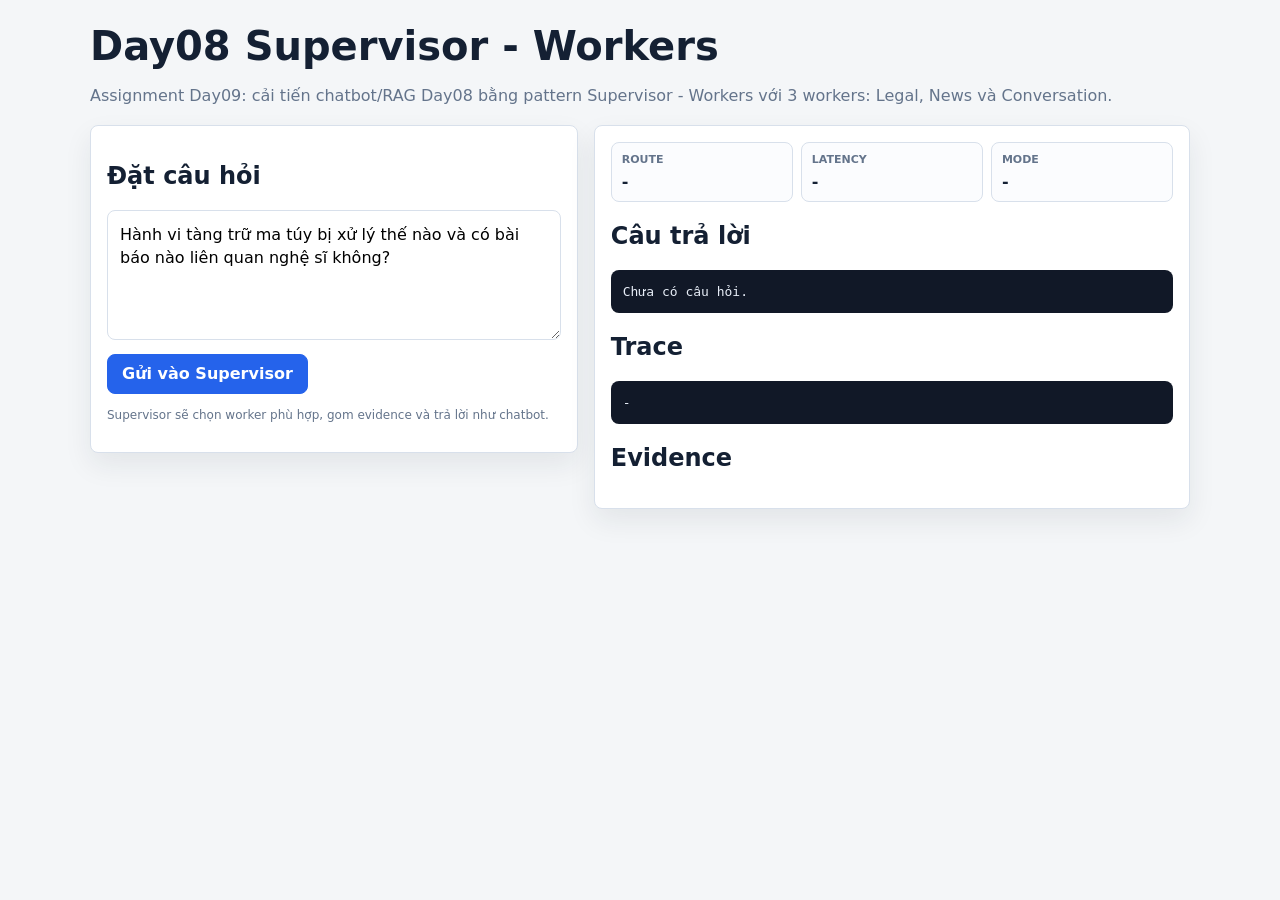
<file: Lab_Assignment/static/index.html>
<!doctype html>
<html lang="vi">
<head>
  <meta charset="utf-8">
  <meta name="viewport" content="width=device-width, initial-scale=1">
  <title>Day08 Supervisor - Workers</title>
  <style>
    * { box-sizing: border-box; }
    body { margin: 0; font-family: Inter, system-ui, -apple-system, BlinkMacSystemFont, "Segoe UI", sans-serif; background: #f4f6f8; color: #142033; }
    main { width: min(1100px, calc(100vw - 28px)); margin: 0 auto; padding: 24px 0 36px; }
    h1 { margin: 0 0 8px; font-size: clamp(28px, 4vw, 40px); line-height: 1.1; letter-spacing: 0; }
    p { color: #64748b; line-height: 1.55; }
    .grid { display: grid; grid-template-columns: 0.9fr 1.1fr; gap: 16px; align-items: start; }
    .panel { background: #fff; border: 1px solid #d8e0eb; border-radius: 8px; box-shadow: 0 12px 28px rgba(20, 32, 51, 0.08); padding: 16px; }
    textarea { width: 100%; min-height: 130px; resize: vertical; border: 1px solid #d8e0eb; border-radius: 8px; padding: 12px; font: inherit; line-height: 1.45; }
    button { min-height: 40px; margin-top: 10px; border: 1px solid #2563eb; border-radius: 8px; background: #2563eb; color: #fff; padding: 0 14px; font: inherit; font-weight: 750; cursor: pointer; }
    .meta { display: grid; grid-template-columns: repeat(3, minmax(0, 1fr)); gap: 8px; margin-bottom: 12px; }
    .metric { border: 1px solid #d8e0eb; border-radius: 8px; padding: 10px; background: #fbfcfe; }
    .metric span { display: block; color: #64748b; font-size: 11px; font-weight: 800; text-transform: uppercase; }
    .metric strong { display: block; margin-top: 6px; overflow-wrap: anywhere; }
    pre { white-space: pre-wrap; overflow-wrap: anywhere; background: #111827; color: #e7edf7; border-radius: 8px; padding: 12px; line-height: 1.5; }
    .evidence { display: grid; gap: 8px; margin-top: 10px; }
    .card { border: 1px solid #d8e0eb; border-radius: 8px; padding: 10px; background: #fbfcfe; }
    .card strong { display: block; margin-bottom: 4px; }
    .small { font-size: 12px; color: #64748b; }
    @media (max-width: 860px) { .grid, .meta { grid-template-columns: 1fr; } }
  </style>
</head>
<body>
  <main>
    <h1>Day08 Supervisor - Workers</h1>
    <p>Assignment Day09: cải tiến chatbot/RAG Day08 bằng pattern Supervisor - Workers với 3 workers: Legal, News và Conversation.</p>
    <section class="grid">
      <div class="panel">
        <h2>Đặt câu hỏi</h2>
        <textarea id="question">Hành vi tàng trữ ma túy bị xử lý thế nào và có bài báo nào liên quan nghệ sĩ không?</textarea>
        <button id="send">Gửi vào Supervisor</button>
        <p class="small">Supervisor sẽ chọn worker phù hợp, gom evidence và trả lời như chatbot.</p>
      </div>
      <div class="panel">
        <div class="meta">
          <div class="metric"><span>Route</span><strong id="route">-</strong></div>
          <div class="metric"><span>Latency</span><strong id="latency">-</strong></div>
          <div class="metric"><span>Mode</span><strong id="mode">-</strong></div>
        </div>
        <h2>Câu trả lời</h2>
        <pre id="answer">Chưa có câu hỏi.</pre>
        <h2>Trace</h2>
        <pre id="trace">-</pre>
        <h2>Evidence</h2>
        <div class="evidence" id="evidence"></div>
      </div>
    </section>
  </main>
  <script>
    const question = document.querySelector("#question");
    const send = document.querySelector("#send");
    const answer = document.querySelector("#answer");
    const trace = document.querySelector("#trace");
    const route = document.querySelector("#route");
    const latency = document.querySelector("#latency");
    const mode = document.querySelector("#mode");
    const evidence = document.querySelector("#evidence");

    send.addEventListener("click", async () => {
      send.disabled = true;
      send.textContent = "Đang xử lý...";
      answer.textContent = "Supervisor đang gọi workers...";
      evidence.innerHTML = "";
      try {
        const res = await fetch("/api/ask", {
          method: "POST",
          headers: {"Content-Type": "application/json"},
          body: JSON.stringify({question: question.value, top_k: 4})
        });
        const data = await res.json();
        route.textContent = data.route.join(", ");
        latency.textContent = `${data.latency_ms} ms`;
        mode.textContent = `${data.mode} / ${data.model}`;
        answer.textContent = data.answer;
        trace.textContent = data.trace.map((item) => `- ${item}`).join("\\n");
        evidence.innerHTML = data.evidence.map((item) => {
          const src = item.url || item.source_pdf || item.path;
          return `<div class="card"><strong>[${item.worker}] ${item.title}</strong><div class="small">${item.source_type} | score=${item.score} | ${src}</div></div>`;
        }).join("");
      } catch (error) {
        answer.textContent = String(error);
      } finally {
        send.disabled = false;
        send.textContent = "Gửi vào Supervisor";
      }
    });
  </script>
</body>
</html>
</file>
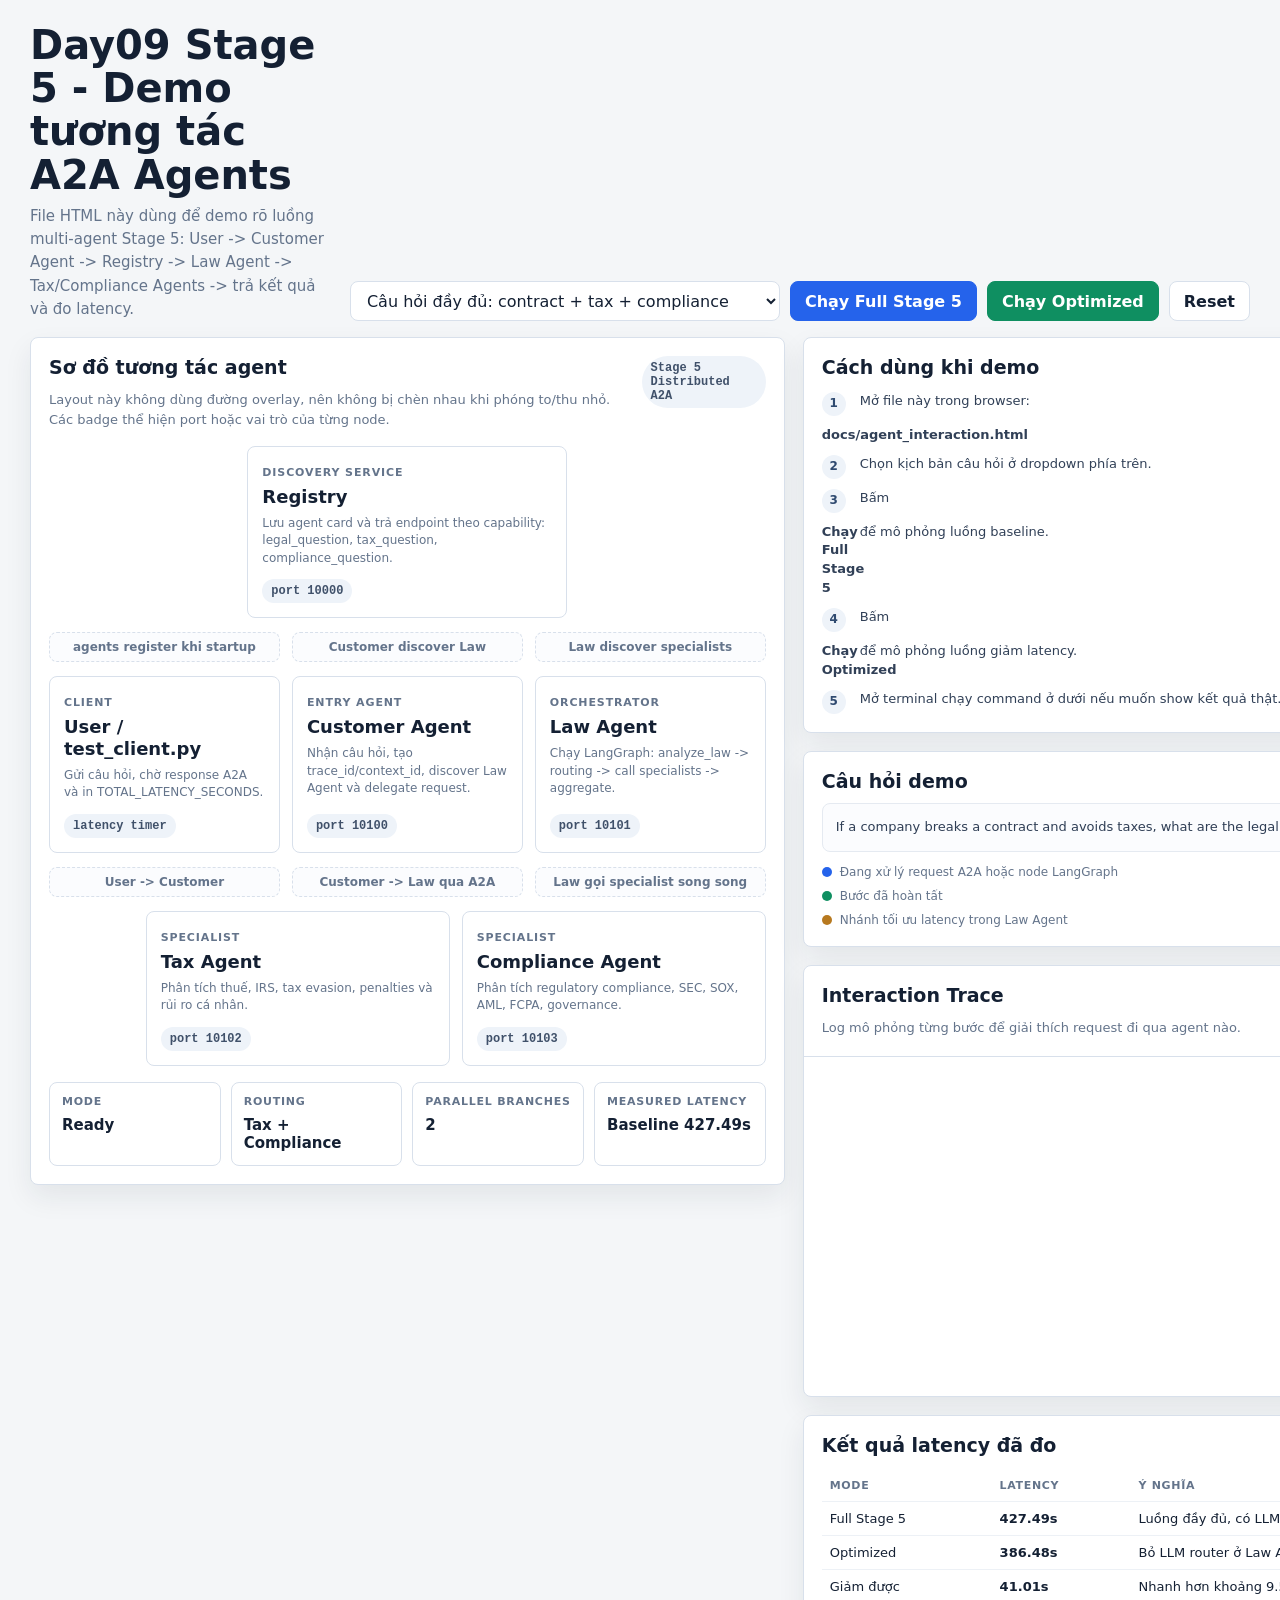
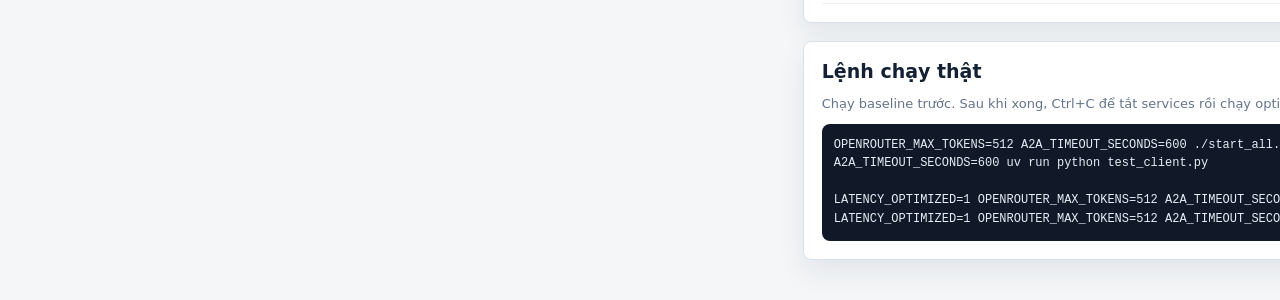
<file: docs/agent_interaction.html>
<!doctype html>
<html lang="vi">
<head>
  <meta charset="utf-8">
  <meta name="viewport" content="width=device-width, initial-scale=1">
  <title>Day09 Stage 5 - A2A Agent Interaction Demo</title>
  <style>
    :root {
      --bg: #f4f6f8;
      --panel: #ffffff;
      --ink: #142033;
      --muted: #64748b;
      --line: #d8e0eb;
      --soft: #eef3f9;
      --blue: #2563eb;
      --green: #0f8f61;
      --amber: #b7791f;
      --shadow: 0 12px 28px rgba(20, 32, 51, 0.08);
    }

    * { box-sizing: border-box; }

    body {
      margin: 0;
      background: var(--bg);
      color: var(--ink);
      font-family: Inter, ui-sans-serif, system-ui, -apple-system, BlinkMacSystemFont, "Segoe UI", sans-serif;
    }

    main {
      width: min(1220px, calc(100vw - 32px));
      margin: 0 auto;
      padding: 24px 0 40px;
    }

    header {
      display: grid;
      grid-template-columns: minmax(0, 1fr) auto;
      gap: 16px;
      align-items: end;
      margin-bottom: 16px;
    }

    h1 {
      margin: 0 0 8px;
      font-size: clamp(28px, 4vw, 40px);
      line-height: 1.08;
      letter-spacing: 0;
    }

    .subtitle {
      max-width: 830px;
      margin: 0;
      color: var(--muted);
      font-size: 15px;
      line-height: 1.55;
    }

    .toolbar {
      display: flex;
      flex-wrap: wrap;
      gap: 10px;
      justify-content: flex-end;
    }

    button,
    select {
      min-height: 40px;
      border: 1px solid var(--line);
      border-radius: 8px;
      background: #fff;
      color: var(--ink);
      font: inherit;
    }

    button {
      padding: 0 14px;
      cursor: pointer;
      font-weight: 750;
      white-space: nowrap;
    }

    button.primary { border-color: var(--blue); background: var(--blue); color: #fff; }
    button.fast { border-color: var(--green); background: var(--green); color: #fff; }

    select {
      min-width: min(100%, 280px);
      padding: 0 34px 0 12px;
    }

    .layout {
      display: grid;
      grid-template-columns: minmax(0, 1.35fr) minmax(320px, 0.8fr);
      gap: 18px;
      align-items: start;
    }

    .panel {
      background: var(--panel);
      border: 1px solid var(--line);
      border-radius: 8px;
      box-shadow: var(--shadow);
    }

    .section { padding: 18px; }

    h2 {
      margin: 0 0 10px;
      font-size: 19px;
      line-height: 1.25;
      letter-spacing: 0;
    }

    .note {
      margin: 0;
      color: var(--muted);
      font-size: 13px;
      line-height: 1.55;
    }

    .demo-board {
      padding: 18px;
    }

    .board-head {
      display: flex;
      justify-content: space-between;
      gap: 12px;
      align-items: flex-start;
      margin-bottom: 16px;
    }

    .badge {
      display: inline-flex;
      align-items: center;
      width: max-content;
      max-width: 100%;
      padding: 5px 9px;
      border-radius: 999px;
      background: var(--soft);
      color: #40516a;
      font-family: ui-monospace, SFMono-Regular, Menlo, Monaco, Consolas, monospace;
      font-size: 12px;
      font-weight: 750;
      overflow-wrap: anywhere;
    }

    .flow {
      display: grid;
      gap: 14px;
    }

    .flow-row {
      display: grid;
      grid-template-columns: repeat(3, minmax(0, 1fr));
      gap: 12px;
      align-items: stretch;
    }

    .flow-row.two {
      grid-template-columns: minmax(0, 1fr) minmax(0, 1fr);
      max-width: 620px;
      margin-left: auto;
    }

    .flow-row.single {
      grid-template-columns: minmax(0, 1fr);
      max-width: 320px;
      margin: 0 auto;
    }

    .connector {
      display: grid;
      grid-template-columns: repeat(3, minmax(0, 1fr));
      gap: 12px;
      align-items: center;
      color: var(--muted);
      font-size: 12px;
      font-weight: 750;
      text-align: center;
    }

    .connector span {
      min-height: 30px;
      display: grid;
      place-items: center;
      padding: 5px 8px;
      border: 1px dashed var(--line);
      border-radius: 8px;
      background: #fbfcfe;
    }

    .agent {
      min-width: 0;
      min-height: 150px;
      padding: 14px;
      border: 1px solid var(--line);
      border-radius: 8px;
      background: #fff;
      display: flex;
      flex-direction: column;
      justify-content: space-between;
      gap: 12px;
      transition: border-color 160ms ease, box-shadow 160ms ease, transform 160ms ease;
    }

    .agent.active {
      border-color: var(--blue);
      box-shadow: 0 0 0 4px rgba(37, 99, 235, 0.13);
      transform: translateY(-2px);
    }

    .agent.done { border-color: rgba(15, 143, 97, 0.72); }
    .agent.optimized { border-color: rgba(183, 121, 31, 0.86); box-shadow: 0 0 0 4px rgba(183, 121, 31, 0.13); }

    .role {
      color: var(--muted);
      font-size: 11px;
      font-weight: 850;
      letter-spacing: 0.08em;
      text-transform: uppercase;
    }

    .agent h3 {
      margin: 6px 0 7px;
      font-size: 18px;
      line-height: 1.22;
      letter-spacing: 0;
    }

    .agent p {
      margin: 0;
      color: var(--muted);
      font-size: 12px;
      line-height: 1.45;
    }

    .metrics {
      display: grid;
      grid-template-columns: repeat(4, minmax(0, 1fr));
      gap: 10px;
      margin-top: 16px;
    }

    .metric {
      min-height: 82px;
      padding: 12px;
      border: 1px solid var(--line);
      border-radius: 8px;
      background: #fff;
    }

    .metric span {
      display: block;
      color: var(--muted);
      font-size: 11px;
      font-weight: 850;
      letter-spacing: 0.07em;
      text-transform: uppercase;
    }

    .metric strong {
      display: block;
      margin-top: 8px;
      font-size: 15px;
      line-height: 1.25;
      overflow-wrap: anywhere;
    }

    .side { display: grid; gap: 18px; }

    .steps {
      display: grid;
      gap: 10px;
      margin: 12px 0 0;
      padding: 0;
      list-style: none;
      counter-reset: guide;
    }

    .steps li {
      display: grid;
      grid-template-columns: 28px minmax(0, 1fr);
      gap: 10px;
      color: #314057;
      font-size: 13px;
      line-height: 1.45;
    }

    .steps li::before {
      counter-increment: guide;
      content: counter(guide);
      display: grid;
      place-items: center;
      width: 24px;
      height: 24px;
      border-radius: 999px;
      background: var(--soft);
      color: #2f4a70;
      font-size: 12px;
      font-weight: 850;
    }

    .question {
      margin: 0;
      padding: 13px;
      border: 1px solid #e5eaf1;
      border-radius: 8px;
      background: #fbfcfe;
      color: #2f3e55;
      font-size: 13px;
      line-height: 1.55;
      overflow-wrap: anywhere;
    }

    .legend {
      display: grid;
      gap: 8px;
      margin-top: 12px;
    }

    .legend div {
      display: flex;
      gap: 8px;
      align-items: center;
      color: var(--muted);
      font-size: 12px;
      line-height: 1.35;
    }

    .dot { flex: 0 0 auto; width: 10px; height: 10px; border-radius: 999px; background: var(--line); }
    .dot.blue { background: var(--blue); }
    .dot.green { background: var(--green); }
    .dot.amber { background: var(--amber); }

    .trace-head {
      display: flex;
      justify-content: space-between;
      gap: 12px;
      align-items: flex-start;
    }

    .trace {
      height: 340px;
      overflow: auto;
      margin: 0;
      padding: 0;
      list-style: none;
      border-top: 1px solid var(--line);
    }

    .trace li {
      display: grid;
      grid-template-columns: 40px minmax(0, 1fr);
      gap: 10px;
      padding: 11px 18px;
      border-bottom: 1px solid #edf1f6;
      font-size: 13px;
      line-height: 1.45;
    }

    .trace .num {
      color: var(--muted);
      font-family: ui-monospace, SFMono-Regular, Menlo, Monaco, Consolas, monospace;
      font-weight: 850;
    }

    .trace strong { display: block; margin-bottom: 3px; color: var(--ink); font-size: 13px; }

    .latency-table {
      width: 100%;
      margin-top: 12px;
      border-collapse: collapse;
      font-size: 13px;
    }

    .latency-table th,
    .latency-table td {
      padding: 9px 8px;
      border-bottom: 1px solid #edf1f6;
      text-align: left;
      vertical-align: top;
    }

    .latency-table th {
      color: var(--muted);
      font-size: 11px;
      letter-spacing: 0.06em;
      text-transform: uppercase;
    }

    .cmd {
      display: block;
      margin-top: 10px;
      padding: 12px;
      border-radius: 8px;
      background: #111827;
      color: #e7edf7;
      font-family: ui-monospace, SFMono-Regular, Menlo, Monaco, Consolas, monospace;
      font-size: 12px;
      line-height: 1.55;
      overflow-x: auto;
      white-space: pre;
    }

    @media (max-width: 1050px) {
      header,
      .layout { grid-template-columns: 1fr; }
      .toolbar { justify-content: stretch; }
      button, select { flex: 1 1 190px; }
    }

    @media (max-width: 760px) {
      main { width: min(100vw - 20px, 1220px); padding-top: 18px; }
      .board-head,
      .trace-head { display: grid; grid-template-columns: 1fr; }
      .flow-row,
      .flow-row.two,
      .flow-row.single,
      .connector { grid-template-columns: 1fr; max-width: none; margin: 0; }
      .connector span::before { content: "↓ "; }
      .metrics { grid-template-columns: 1fr 1fr; }
    }
  </style>
</head>
<body>
  <main>
    <header>
      <div>
        <h1>Day09 Stage 5 - Demo tương tác A2A Agents</h1>
        <p class="subtitle">
          File HTML này dùng để demo rõ luồng multi-agent Stage 5: User -> Customer Agent -> Registry -> Law Agent -> Tax/Compliance Agents -> trả kết quả và đo latency.
        </p>
      </div>
      <div class="toolbar">
        <select id="scenario" aria-label="Chọn kịch bản demo">
          <option value="full">Câu hỏi đầy đủ: contract + tax + compliance</option>
          <option value="tax">Câu hỏi thiên về tax</option>
          <option value="compliance">Câu hỏi thiên về compliance</option>
        </select>
        <button class="primary" id="playFull" type="button">Chạy Full Stage 5</button>
        <button class="fast" id="playFast" type="button">Chạy Optimized</button>
        <button id="reset" type="button">Reset</button>
      </div>
    </header>

    <section class="layout">
      <div class="panel demo-board">
        <div class="board-head">
          <div>
            <h2>Sơ đồ tương tác agent</h2>
            <p class="note">Layout này không dùng đường overlay, nên không bị chèn nhau khi phóng to/thu nhỏ. Các badge thể hiện port hoặc vai trò của từng node.</p>
          </div>
          <span class="badge">Stage 5 Distributed A2A</span>
        </div>

        <div class="flow">
          <div class="flow-row single">
            <article class="agent" data-agent="registry">
              <div><span class="role">Discovery Service</span><h3>Registry</h3><p>Lưu agent card và trả endpoint theo capability: legal_question, tax_question, compliance_question.</p></div>
              <span class="badge">port 10000</span>
            </article>
          </div>

          <div class="connector"><span>agents register khi startup</span><span>Customer discover Law</span><span>Law discover specialists</span></div>

          <div class="flow-row">
            <article class="agent" data-agent="user">
              <div><span class="role">Client</span><h3>User / test_client.py</h3><p>Gửi câu hỏi, chờ response A2A và in TOTAL_LATENCY_SECONDS.</p></div>
              <span class="badge">latency timer</span>
            </article>
            <article class="agent" data-agent="customer">
              <div><span class="role">Entry Agent</span><h3>Customer Agent</h3><p>Nhận câu hỏi, tạo trace_id/context_id, discover Law Agent và delegate request.</p></div>
              <span class="badge">port 10100</span>
            </article>
            <article class="agent" data-agent="law">
              <div><span class="role">Orchestrator</span><h3>Law Agent</h3><p>Chạy LangGraph: analyze_law -> routing -> call specialists -> aggregate.</p></div>
              <span class="badge">port 10101</span>
            </article>
          </div>

          <div class="connector"><span>User -> Customer</span><span>Customer -> Law qua A2A</span><span>Law gọi specialist song song</span></div>

          <div class="flow-row two">
            <article class="agent" data-agent="tax">
              <div><span class="role">Specialist</span><h3>Tax Agent</h3><p>Phân tích thuế, IRS, tax evasion, penalties và rủi ro cá nhân.</p></div>
              <span class="badge">port 10102</span>
            </article>
            <article class="agent" data-agent="compliance">
              <div><span class="role">Specialist</span><h3>Compliance Agent</h3><p>Phân tích regulatory compliance, SEC, SOX, AML, FCPA, governance.</p></div>
              <span class="badge">port 10103</span>
            </article>
          </div>
        </div>

        <div class="metrics">
          <div class="metric"><span>Mode</span><strong id="modeValue">Ready</strong></div>
          <div class="metric"><span>Routing</span><strong id="routingValue">Waiting</strong></div>
          <div class="metric"><span>Parallel branches</span><strong id="parallelValue">0</strong></div>
          <div class="metric"><span>Measured latency</span><strong id="latencyValue">Baseline 427.49s</strong></div>
        </div>
      </div>

      <aside class="side">
        <section class="panel section">
          <h2>Cách dùng khi demo</h2>
          <ol class="steps">
            <li>Mở file này trong browser: <strong>docs/agent_interaction.html</strong>.</li>
            <li>Chọn kịch bản câu hỏi ở dropdown phía trên.</li>
            <li>Bấm <strong>Chạy Full Stage 5</strong> để mô phỏng luồng baseline.</li>
            <li>Bấm <strong>Chạy Optimized</strong> để mô phỏng luồng giảm latency.</li>
            <li>Mở terminal chạy command ở dưới nếu muốn show kết quả thật.</li>
          </ol>
        </section>

        <section class="panel section">
          <h2>Câu hỏi demo</h2>
          <p class="question" id="questionText"></p>
          <div class="legend">
            <div><span class="dot blue"></span>Đang xử lý request A2A hoặc node LangGraph</div>
            <div><span class="dot green"></span>Bước đã hoàn tất</div>
            <div><span class="dot amber"></span>Nhánh tối ưu latency trong Law Agent</div>
          </div>
        </section>

        <section class="panel">
          <div class="section trace-head">
            <div><h2>Interaction Trace</h2><p class="note">Log mô phỏng từng bước để giải thích request đi qua agent nào.</p></div>
            <span class="badge" id="traceBadge">ready</span>
          </div>
          <ol class="trace" id="log"></ol>
        </section>

        <section class="panel section">
          <h2>Kết quả latency đã đo</h2>
          <table class="latency-table">
            <thead><tr><th>Mode</th><th>Latency</th><th>Ý nghĩa</th></tr></thead>
            <tbody>
              <tr><td>Full Stage 5</td><td><strong>427.49s</strong></td><td>Luồng đầy đủ, có LLM routing và final synthesis.</td></tr>
              <tr><td>Optimized</td><td><strong>386.48s</strong></td><td>Bỏ LLM router ở Law Agent và bỏ final synthesis LLM call.</td></tr>
              <tr><td>Giảm được</td><td><strong>41.01s</strong></td><td>Nhanh hơn khoảng 9.59% trong lần đo này.</td></tr>
            </tbody>
          </table>
        </section>

        <section class="panel section">
          <h2>Lệnh chạy thật</h2>
          <p class="note">Chạy baseline trước. Sau khi xong, Ctrl+C để tắt services rồi chạy optimized.</p>
          <code class="cmd">OPENROUTER_MAX_TOKENS=512 A2A_TIMEOUT_SECONDS=600 ./start_all.sh
A2A_TIMEOUT_SECONDS=600 uv run python test_client.py

LATENCY_OPTIMIZED=1 OPENROUTER_MAX_TOKENS=512 A2A_TIMEOUT_SECONDS=600 ./start_all.sh
LATENCY_OPTIMIZED=1 OPENROUTER_MAX_TOKENS=512 A2A_TIMEOUT_SECONDS=600 uv run python benchmark_latency.py --runs 1 --label optimized_new_key</code>
        </section>
      </aside>
    </section>
  </main>

  <script>
    const scenarios = {
      full: {
        question: "If a company breaks a contract and avoids taxes, what are the legal and regulatory consequences?",
        route: "Tax + Compliance",
        parallel: 2
      },
      tax: {
        question: "What penalties can a company face if it underreports income and avoids federal taxes?",
        route: "Tax only",
        parallel: 1
      },
      compliance: {
        question: "What compliance risks arise if a public company hides material control failures from regulators?",
        route: "Compliance only",
        parallel: 1
      }
    };

    const fullSteps = [
      ["registry", "Agents register với Registry", "Registry nhận agent card của Customer, Law, Tax và Compliance."],
      ["user", "User gửi câu hỏi", "test_client.py tạo A2A message và bắt đầu đo latency."],
      ["customer", "Customer Agent nhận request", "Tạo trace_id/context_id để theo dõi request xuyên suốt hệ thống."],
      ["registry", "Customer discover legal_question", "Registry trả endpoint của Law Agent trên port 10101."],
      ["law", "Customer delegate sang Law Agent", "Request đi qua A2A HTTP từ Customer Agent sang Law Agent."],
      ["law", "Law Agent analyze_law", "Law Agent gọi LLM để phân tích pháp lý tổng quát."],
      ["law", "Law Agent check_routing", "Baseline dùng LLM để quyết định có cần Tax/Compliance Agent không."],
      ["registry", "Law discover specialist agents", "Registry trả endpoint của Tax Agent và Compliance Agent."],
      ["tax", "Tax Agent chạy song song", "Tax Agent phân tích tax evasion, IRS, penalties."],
      ["compliance", "Compliance Agent chạy song song", "Compliance Agent phân tích regulatory compliance, SEC/SOX/AML/FCPA."],
      ["law", "Law Agent aggregate", "Tổng hợp Law + Tax + Compliance thành final answer."],
      ["customer", "Customer Agent trả kết quả", "Customer nhận final answer từ Law Agent rồi trả về test_client.py."],
      ["user", "In latency", "test_client.py in TOTAL_LATENCY_SECONDS=427.49 trong lần đo mới."]
    ];

    const optimizedSteps = [
      ["registry", "Agents register với Registry", "Kiến trúc và port vẫn giữ nguyên như Full Stage 5."],
      ["user", "User gửi câu hỏi", "Vẫn đi qua Customer Agent và A2A protocol."],
      ["customer", "Customer delegate sang Law Agent", "Không thay đổi giao tiếp distributed A2A."],
      ["law", "Law Agent analyze_law", "Vẫn giữ phân tích pháp lý chính bằng LLM."],
      ["law", "Optimized keyword routing", "LATENCY_OPTIMIZED=1 thay LLM router bằng keyword routing."],
      ["tax", "Tax Agent chạy song song", "Tax Agent vẫn được gọi nếu câu hỏi có tax keywords."],
      ["compliance", "Compliance Agent chạy song song", "Compliance Agent vẫn được gọi nếu câu hỏi có compliance keywords."],
      ["law", "Fast aggregate", "Bỏ final synthesis LLM call ở Law Agent, nối trực tiếp các section."],
      ["user", "So sánh latency", "Optimized đo được 386.48s, giảm 41.01s so với baseline."]
    ];

    const delay = 650;
    const log = document.querySelector("#log");
    const scenarioSelect = document.querySelector("#scenario");
    const questionText = document.querySelector("#questionText");
    const modeValue = document.querySelector("#modeValue");
    const routingValue = document.querySelector("#routingValue");
    const parallelValue = document.querySelector("#parallelValue");
    const latencyValue = document.querySelector("#latencyValue");
    const traceBadge = document.querySelector("#traceBadge");
    let timers = [];

    function setScenario() {
      const item = scenarios[scenarioSelect.value];
      questionText.textContent = item.question;
      routingValue.textContent = item.route;
      parallelValue.textContent = String(item.parallel);
    }

    function clearTimers() {
      timers.forEach((timer) => window.clearTimeout(timer));
      timers = [];
    }

    function reset() {
      clearTimers();
      log.innerHTML = "";
      document.querySelectorAll(".agent").forEach((node) => node.classList.remove("active", "done", "optimized"));
      modeValue.textContent = "Ready";
      latencyValue.textContent = "Baseline 427.49s";
      traceBadge.textContent = "ready";
      setScenario();
    }

    function addLog(index, title, detail) {
      const li = document.createElement("li");
      li.innerHTML = `<span class="num">${String(index).padStart(2, "0")}</span><span><strong>${title}</strong>${detail}</span>`;
      log.appendChild(li);
      log.scrollTop = log.scrollHeight;
    }

    function mark(agent, optimized) {
      document.querySelectorAll(".agent.active").forEach((node) => {
        node.classList.remove("active", "optimized");
        node.classList.add("done");
      });
      const node = document.querySelector(`[data-agent="${agent}"]`);
      if (!node) return;
      node.classList.remove("done");
      node.classList.add("active");
      if (optimized && agent === "law") node.classList.add("optimized");
    }

    function play(optimized = false) {
      reset();
      const selected = scenarios[scenarioSelect.value];
      const steps = optimized ? optimizedSteps : fullSteps;
      modeValue.textContent = optimized ? "Optimized Stage 5" : "Full Stage 5";
      routingValue.textContent = optimized ? `${selected.route} keyword router` : `${selected.route} LLM router`;
      latencyValue.textContent = optimized ? "386.48s" : "427.49s";
      traceBadge.textContent = optimized ? "optimized trace" : "baseline trace";

      steps.forEach(([agent, title, detail], index) => {
        timers.push(window.setTimeout(() => {
          mark(agent, optimized);
          addLog(index + 1, title, detail);
          if (index === steps.length - 1) {
            timers.push(window.setTimeout(() => {
              document.querySelectorAll(".agent.active").forEach((node) => {
                node.classList.remove("active", "optimized");
                node.classList.add("done");
              });
              traceBadge.textContent = "done";
            }, delay));
          }
        }, index * delay));
      });
    }

    scenarioSelect.addEventListener("change", reset);
    document.querySelector("#playFull").addEventListener("click", () => play(false));
    document.querySelector("#playFast").addEventListener("click", () => play(true));
    document.querySelector("#reset").addEventListener("click", reset);
    reset();
  </script>
</body>
</html>
</file>
